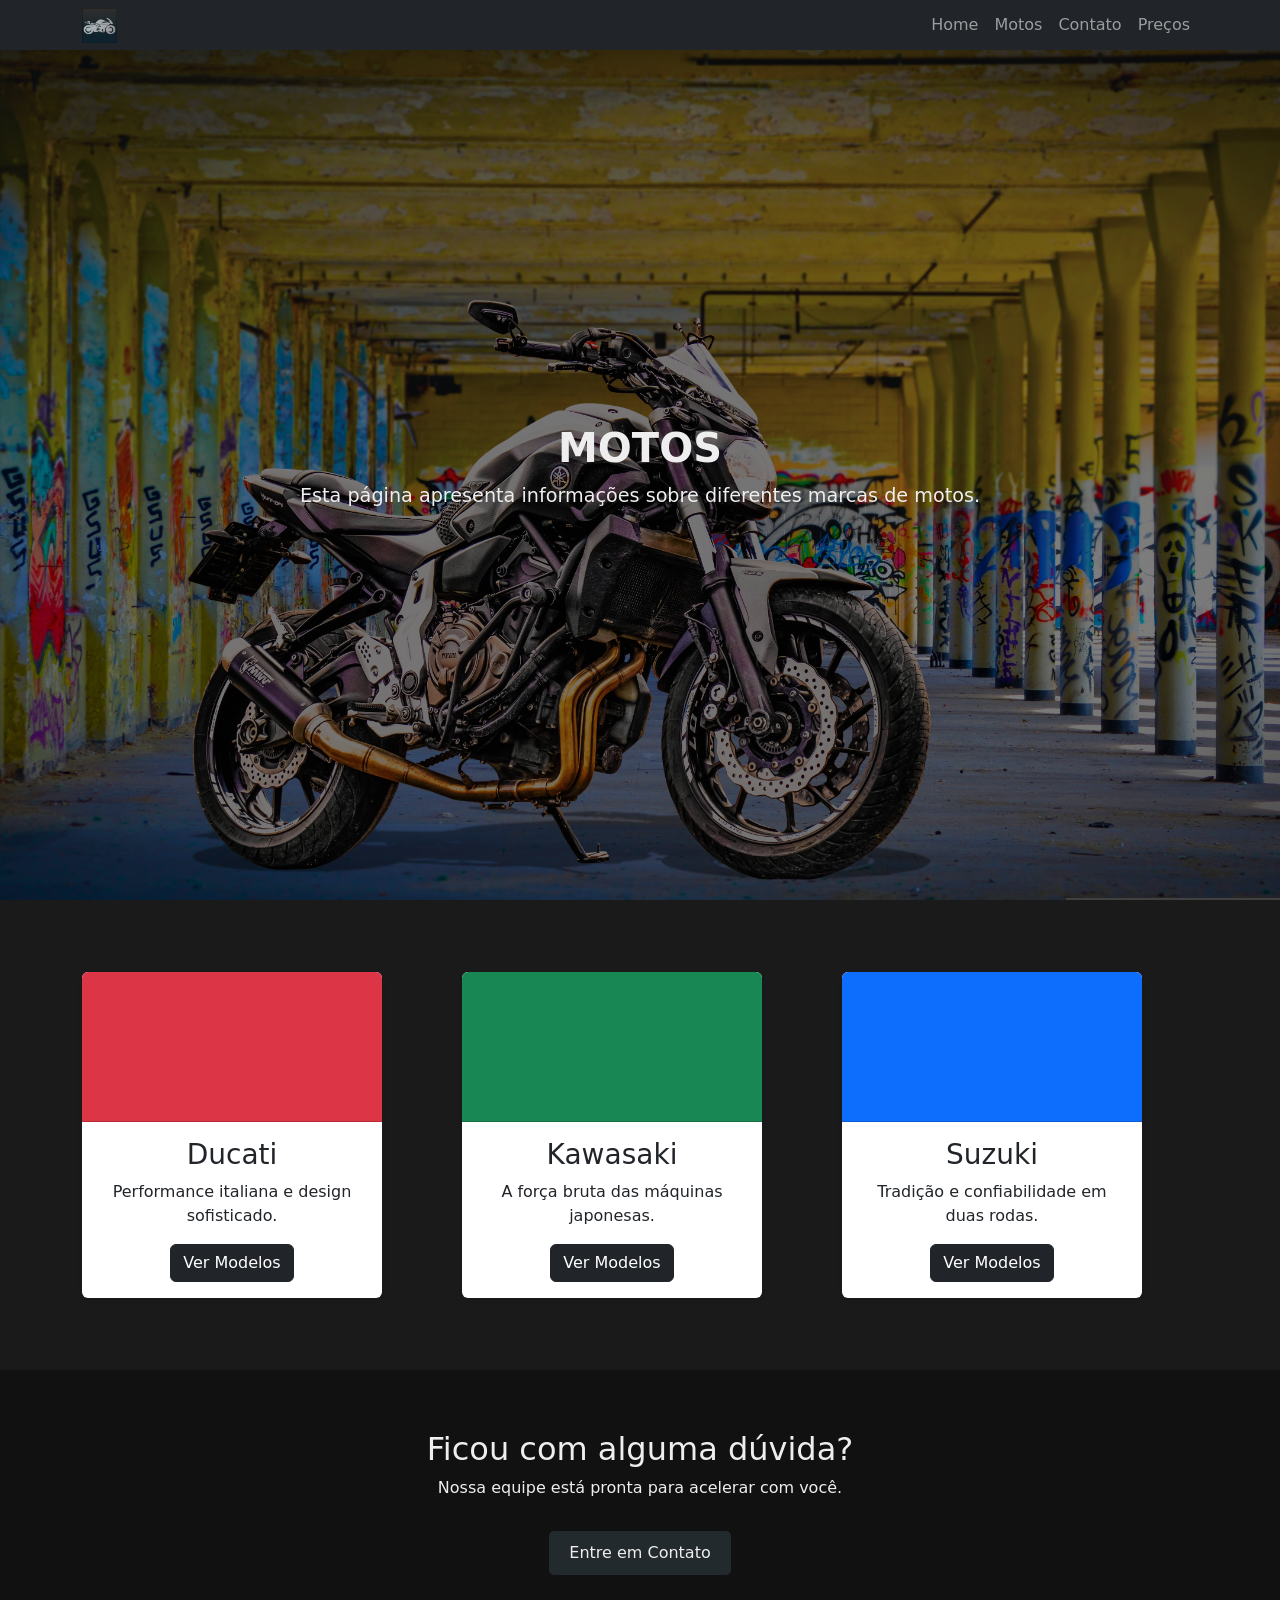
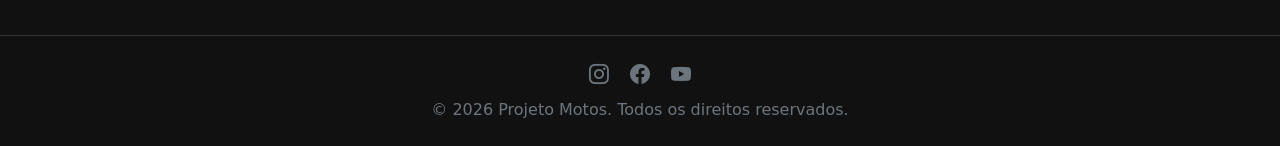
<file: index.html>
<!doctype html>
<html lang="en">

<head>
  <meta charset="UTF-8" />
  <meta name="viewport" content="width=device-width, initial-scale=1.0" />
  <link rel="stylesheet" href="style.css" />
  <link rel="shortcut icon" href="img/logo/bike-icon.ico" type="image/x-icon" />
  <title>Motos</title>
  <link href="https://cdn.jsdelivr.net/npm/bootstrap@5.3.8/dist/css/bootstrap.min.css" rel="stylesheet"
    integrity="sha384-sRIl4kxILFvY47J16cr9ZwB07vP4J8+LH7qKQnuqkuIAvNWLzeN8tE5YBujZqJLB" crossorigin="anonymous">

  <link rel="stylesheet" href="https://cdn.jsdelivr.net/npm/bootstrap-icons@1.11.3/font/bootstrap-icons.min.css">
</head>

<body>
  <nav class="navbar navbar-expand-lg navbar-dark bg-dark">
    <div class="container">
      <a class="navbar-brand" href="index.html">
        <img src="img/logo/bike-icon.ico" alt="logo" width="35" height="35" />
      </a>
      <button class="navbar-toggler" type="button" data-bs-toggle="collapse" data-bs-target="#navbarNav">
        <span class="navbar-toggler-icon"></span>
      </button>
      <div class="collapse navbar-collapse" id="navbarNav">
        <ul class="navbar-nav ms-auto">
          <li class="nav-item"><a class="nav-link" href="index.html">Home</a></li>
          <li class="nav-item"><a class="nav-link" href="motos.html">Motos</a></li>
          <li class="nav-item"><a class="nav-link" href="form.html">Contato</a></li>
          <li class="nav-item"><a class="nav-link" href="tabela.html">Preços</a></li>
        </ul>
      </div>
    </div>
  </nav>

  <header class="hero">
    <div class="hero-content">
      <h1 class="titulo-pagina">Motos</h1>
      <p>
        Esta página apresenta informações sobre diferentes marcas de motos.
      </p>
    </div>
  </header>

  <br />

  <section class="container py-5">
    <div class="row g-4">
      <!-- Card Ducati -->
      <div class="col-md-4">
        <div class="card h-100 shadow-sm border-0">
          <div class="card-header bg-danger text-white text-center py-4">
          </div>
          <div class="card-body text-center">
            <h3 class="card-title">Ducati</h3>
            <p class="card-text">Performance italiana e design sofisticado.</p>
            <a href="motos/ducati.html" class="btn btn-dark">Ver Modelos</a>
          </div>
        </div>
      </div>

      <!-- Card Kawasaki -->
      <div class="col-md-4">
        <div class="card h-100 shadow-sm border-0">
          <div class="card-header bg-success text-white text-center py-4">
          </div>
          <div class="card-body text-center">
            <h3 class="card-title">Kawasaki</h3>
            <p class="card-text">A força bruta das máquinas japonesas.</p>
            <a href="motos/kawasaki.html" class="btn btn-dark">Ver Modelos</a>
          </div>
        </div>
      </div>

      <!-- Card Suzuki -->
      <div class="col-md-4">
        <div class="card h-100 shadow-sm border-0">
          <div class="card-header bg-primary text-white text-center py-4">
          </div>
          <div class="card-body text-center">
            <h3 class="card-title">Suzuki</h3>
            <p class="card-text">Tradição e confiabilidade em duas rodas.</p>
            <a href="motos/suzuki.html" class="btn btn-dark">Ver Modelos</a>
          </div>
        </div>
      </div>
    </div>
  </section>

  <br />

  <section class="cta-contato">
    <h2>Ficou com alguma dúvida?</h2>
    <p>Nossa equipe está pronta para acelerar com você.</p>
    <a href="form.html" class="btn-card">Entre em Contato</a>
  </section>

  <footer class="text-center py-4 mt-auto" style="background-color: #111; border-top: 1px solid #333;">
    <div class="container text-secondary">
      <div class="mb-2">
        <a href="#" class="text-secondary text-decoration-none mx-2 fs-5"><i class="bi bi-instagram"></i></a>
        <a href="#" class="text-secondary text-decoration-none mx-2 fs-5"><i class="bi bi-facebook"></i></a>
        <a href="#" class="text-secondary text-decoration-none mx-2 fs-5"><i class="bi bi-youtube"></i></a>
      </div>
      <p class="mb-0">&copy; 2026 Projeto Motos. Todos os direitos reservados.</p>
    </div>
  </footer>

  <script src="https://cdn.jsdelivr.net/npm/bootstrap@5.3.8/dist/js/bootstrap.bundle.min.js"
    integrity="sha384-FKyoEForCGlyvwx9Hj09JcYn3nv7wiPVlz7YYwJrWVcXK/BmnVDxM+D2scQbITxI"
    crossorigin="anonymous"></script>

</body>

</html>
</file>
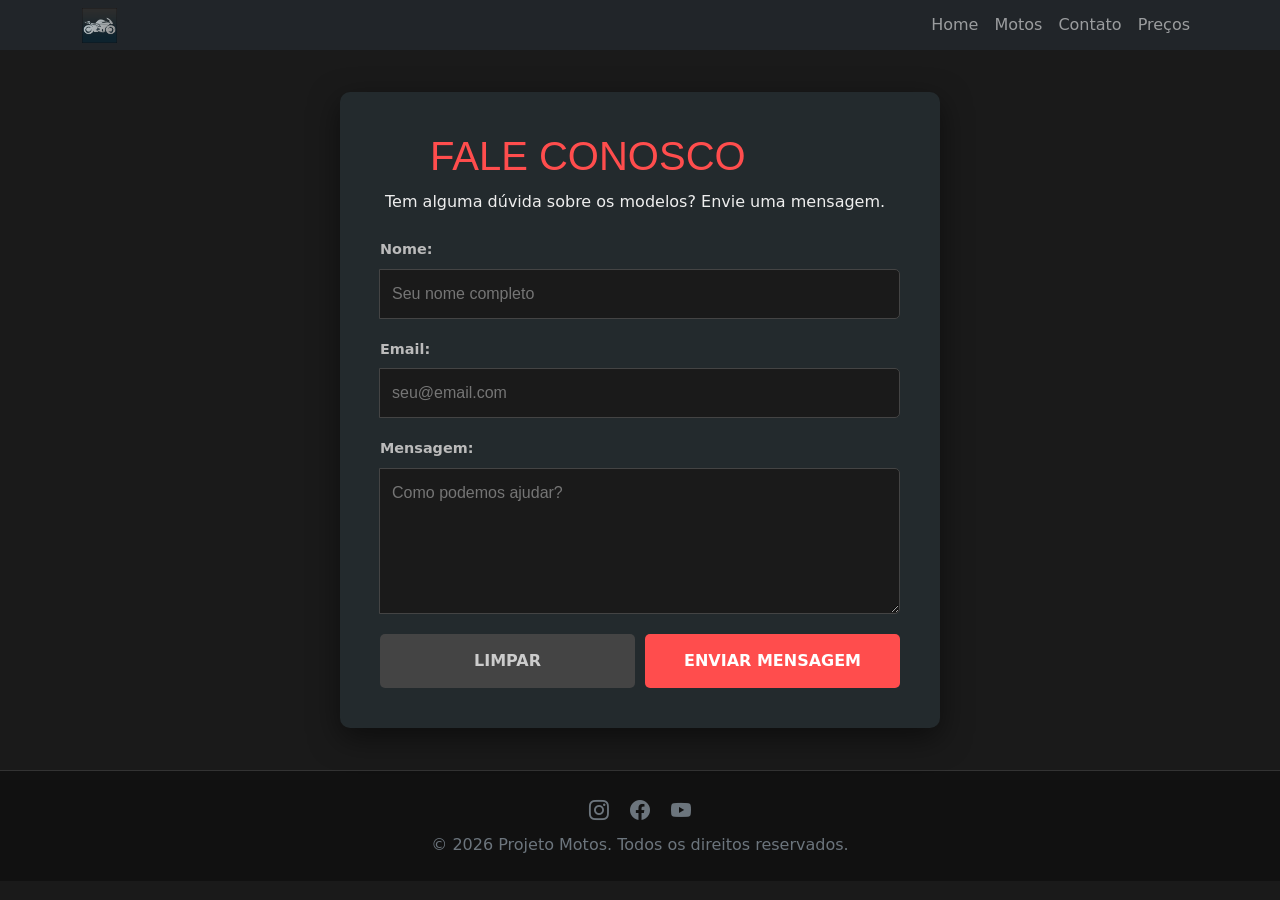
<file: form.html>
<!doctype html>
<html lang="en">

<head>
  <meta charset="UTF-8" />
  <meta name="viewport" content="width=device-width, initial-scale=1.0" />
  <link rel="stylesheet" href="style.css" />
  <link href="https://cdn.jsdelivr.net/npm/bootstrap@5.3.8/dist/css/bootstrap.min.css" rel="stylesheet"
    integrity="sha384-sRIl4kxILFvY47J16cr9ZwB07vP4J8+LH7qKQnuqkuIAvNWLzeN8tE5YBujZqJLB" crossorigin="anonymous">
  <link rel="stylesheet" href="https://cdn.jsdelivr.net/npm/bootstrap-icons@1.11.3/font/bootstrap-icons.min.css">
  <title>Formulário de Contato</title>
</head>

<body>
  <nav class="navbar navbar-expand-lg navbar-dark bg-dark">
    <div class="container">
      <a class="navbar-brand" href="index.html">
        <img src="img/logo/bike-icon.ico" alt="logo" width="35" height="35" />
      </a>
      <button class="navbar-toggler" type="button" data-bs-toggle="collapse" data-bs-target="#navbarNav">
        <span class="navbar-toggler-icon"></span>
      </button>
      <div class="collapse navbar-collapse" id="navbarNav">
        <ul class="navbar-nav ms-auto">
          <li class="nav-item"><a class="nav-link" href="index.html">Home</a></li>
          <li class="nav-item"><a class="nav-link" href="motos.html">Motos</a></li>
          <li class="nav-item"><a class="nav-link" href="form.html">Contato</a></li>
          <li class="nav-item"><a class="nav-link" href="tabela.html">Preços</a></li>
        </ul>
      </div>
    </div>
  </nav>

  <section class="contato-container">
    <div class="contato-card">
      <h1 id="h1-form">Fale Conosco</h1>
      <p>Tem alguma dúvida sobre os modelos? Envie uma mensagem.</p>

      <form action="submit_form.php" method="post" class="form-flex">
        <div class="input-group">
          <label for="name">Nome:</label>
          <input type="text" id="name" name="name" placeholder="Seu nome completo" required>
        </div>

        <div class="input-group">
          <label for="email">Email:</label>
          <input type="email" id="email" name="email" placeholder="seu@email.com" required>
        </div>

        <div class="input-group">
          <label for="message">Mensagem:</label>
          <textarea id="message" name="message" rows="5" placeholder="Como podemos ajudar?" required></textarea>
        </div>

        <div class="form-buttons">
          <input type="reset" value="Limpar" class="botao-reset">
          <input type="submit" value="Enviar Mensagem" class="botao-enviar">
        </div>
      </form>
    </div>
  </section>
  <footer class="text-center py-4 mt-auto" style="background-color: #111; border-top: 1px solid #333;">
    <div class="container text-secondary">
      <div class="mb-2">
        <a href="#" class="text-secondary text-decoration-none mx-2 fs-5"><i class="bi bi-instagram"></i></a>
        <a href="#" class="text-secondary text-decoration-none mx-2 fs-5"><i class="bi bi-facebook"></i></a>
        <a href="#" class="text-secondary text-decoration-none mx-2 fs-5"><i class="bi bi-youtube"></i></a>
      </div>
      <p class="mb-0">&copy; 2026 Projeto Motos. Todos os direitos reservados.</p>
    </div>
  </footer>
  <script src="https://cdn.jsdelivr.net/npm/bootstrap@5.3.8/dist/js/bootstrap.bundle.min.js"
    integrity="sha384-FKyoEForCGlyvwx9Hj09JcYn3nv7wiPVlz7YYwJrWVcXK/BmnVDxM+D2scQbITxI"
    crossorigin="anonymous"></script>
</body>

</html>
</file>
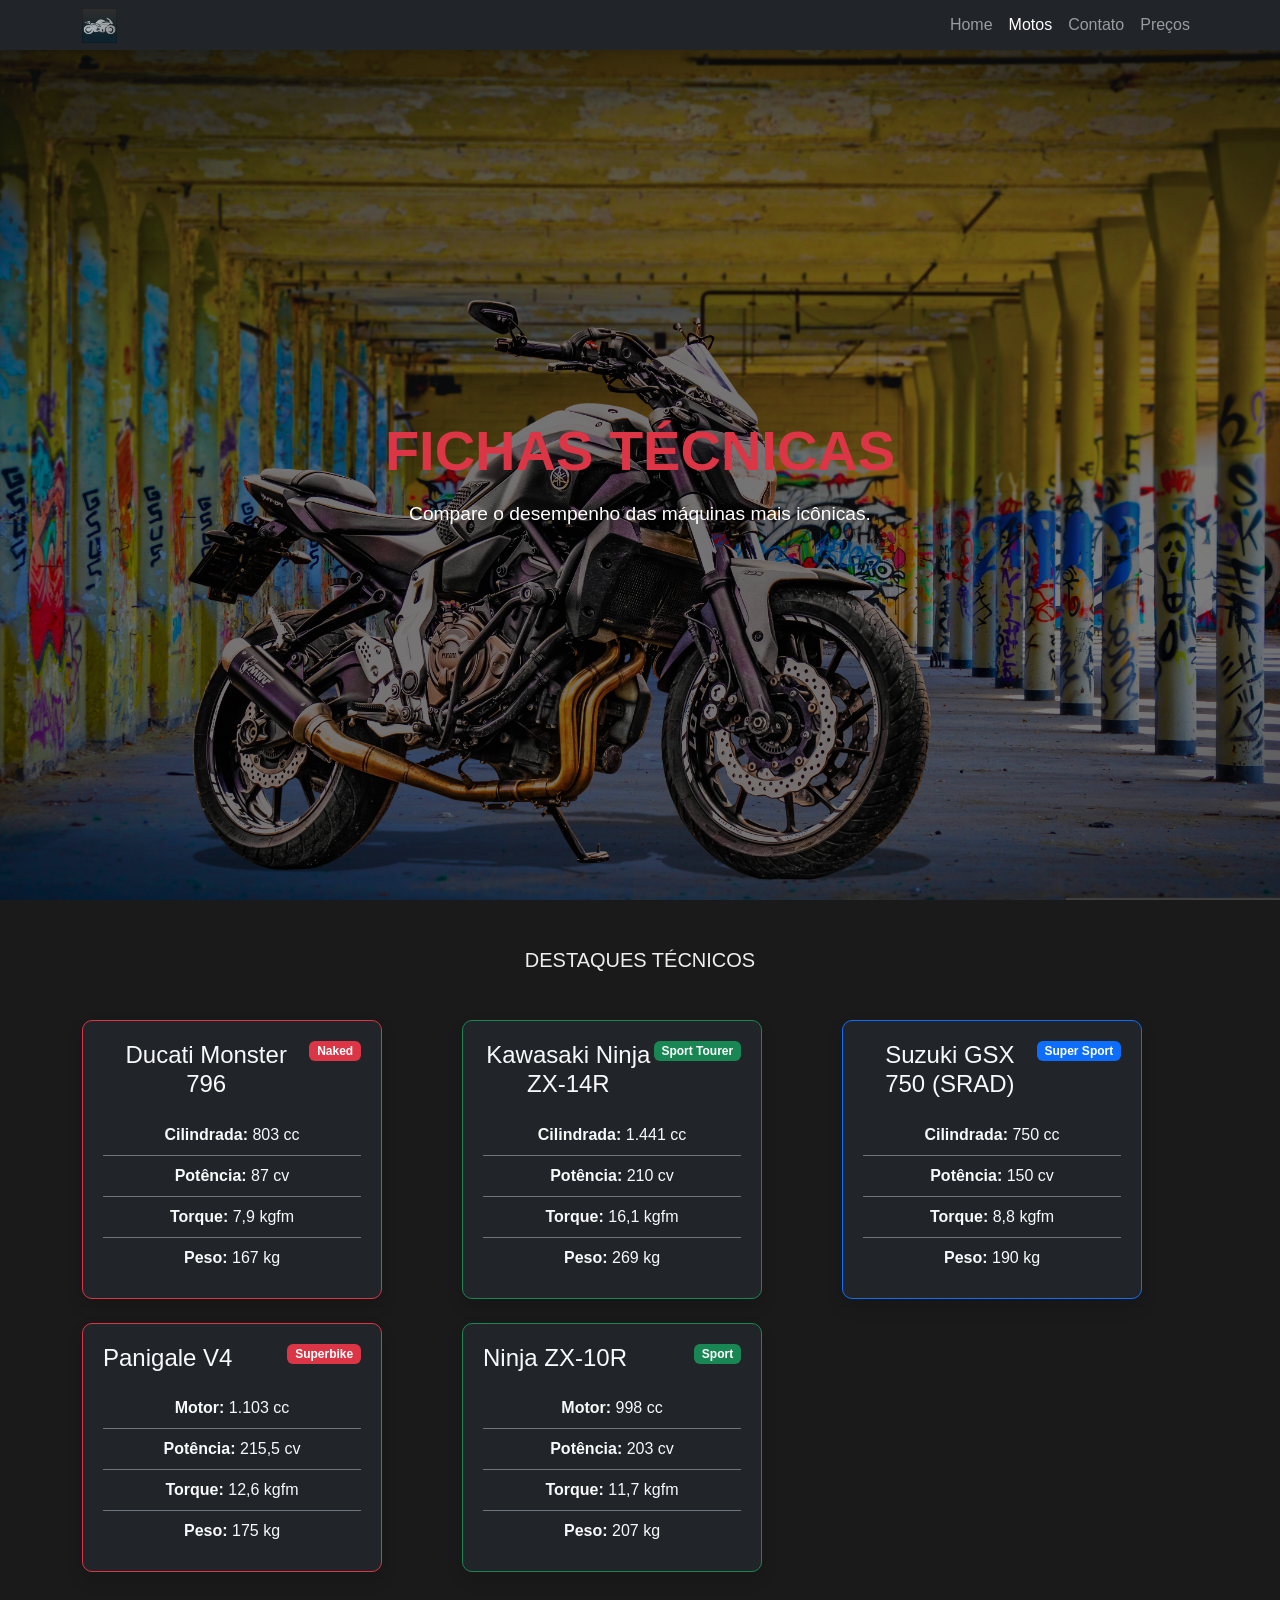
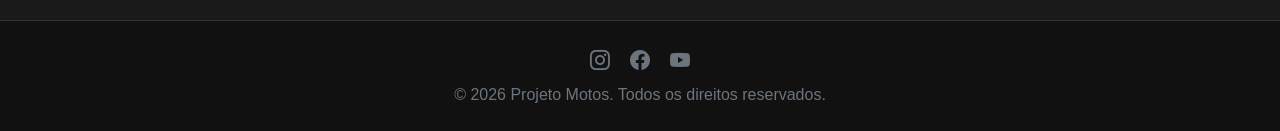
<file: motos.html>
<!doctype html>
<html lang="pt-br">

<head>
  <meta charset="UTF-8" />
  <meta name="viewport" content="width=device-width, initial-scale=1.0" />
  <link rel="shortcut icon" href="img/logo/bike-icon.ico" type="image/x-icon" />
  <title>Fichas Técnicas - Motos</title>
  <link href="https://cdn.jsdelivr.net/npm/bootstrap@5.3.8/dist/css/bootstrap.min.css" rel="stylesheet"
    integrity="sha384-sRIl4kxILFvY47J16cr9ZwB07vP4J8+LH7qKQnuqkuIAvNWLzeN8tE5YBujZqJLB" crossorigin="anonymous">
  <link rel="stylesheet" href="style.css" />
  <link rel="stylesheet" href="https://cdn.jsdelivr.net/npm/bootstrap-icons@1.11.3/font/bootstrap-icons.min.css">
</head>

<body style="background-color: #1a1a1a; color: #eeeeee;">

  <!-- NAVBAR -->
  <nav class="navbar navbar-expand-lg navbar-dark bg-dark shadow-sm">
    <div class="container">
      <a class="navbar-brand" href="index.html">
        <img src="img/logo/bike-icon.ico" alt="logo" width="35" height="35" />
      </a>
      <button class="navbar-toggler" type="button" data-bs-toggle="collapse" data-bs-target="#navbarNav">
        <span class="navbar-toggler-icon"></span>
      </button>
      <div class="collapse navbar-collapse" id="navbarNav">
        <ul class="navbar-nav ms-auto">
          <li class="nav-item"><a class="nav-link" href="index.html">Home</a></li>
          <li class="nav-item"><a class="nav-link active" href="motos.html">Motos</a></li>
          <li class="nav-item"><a class="nav-link" href="form.html">Contato</a></li>
          <li class="nav-item"><a class="nav-link" href="tabela.html">Preços</a></li>
        </ul>
      </div>
    </div>
  </nav>


  <header class="hero d-flex align-items-center justify-content-center text-center">
    <div class="hero-content text-white">
      <h1 class="display-4 fw-bold text-uppercase text-danger mb-3">Fichas Técnicas</h1>
      <p class="lead">Compare o desempenho das máquinas mais icônicas.</p>
    </div>
  </header>

  <!-- ESPECIFICAÇÕES TÉCNICAS -->
  <section class="container py-5">
    <h2 class="text-center mb-5 text-uppercase">Destaques Técnicos</h2>

    <div class="row g-4">

      <!-- Ducati Monster -->
      <div class="col-md-6 col-lg-4">
        <div class="card h-100 bg-dark text-light border-danger shadow">
          <div class="card-body">
            <div class="d-flex justify-content-between align-items-start mb-3">
              <h4 class="card-title mb-0">Ducati Monster 796</h4>
              <!-- Badge Bootstrap -->
              <span class="badge bg-danger">Naked</span>
            </div>
            <!-- List Group Bootstrap -->
            <ul class="list-group list-group-flush rounded">
              <li class="list-group-item bg-dark text-light border-secondary"><strong>Cilindrada:</strong> 803 cc</li>
              <li class="list-group-item bg-dark text-light border-secondary"><strong>Potência:</strong> 87 cv</li>
              <li class="list-group-item bg-dark text-light border-secondary"><strong>Torque:</strong> 7,9 kgfm</li>
              <li class="list-group-item bg-dark text-light border-secondary"><strong>Peso:</strong> 167 kg</li>
            </ul>
          </div>
        </div>
      </div>

      <!-- Kawasaki Ninja ZX-14R -->
      <div class="col-md-6 col-lg-4">
        <div class="card h-100 bg-dark text-light border-success shadow">
          <div class="card-body">
            <div class="d-flex justify-content-between align-items-start mb-3">
              <h4 class="card-title mb-0">Kawasaki Ninja ZX-14R</h4>
              <span class="badge bg-success">Sport Tourer</span>
            </div>
            <ul class="list-group list-group-flush rounded">
              <li class="list-group-item bg-dark text-light border-secondary"><strong>Cilindrada:</strong> 1.441 cc</li>
              <li class="list-group-item bg-dark text-light border-secondary"><strong>Potência:</strong> 210 cv</li>
              <li class="list-group-item bg-dark text-light border-secondary"><strong>Torque:</strong> 16,1 kgfm</li>
              <li class="list-group-item bg-dark text-light border-secondary"><strong>Peso:</strong> 269 kg</li>
            </ul>
          </div>
        </div>
      </div>

      <!-- Suzuki GSX 750 -->
      <div class="col-md-6 col-lg-4">
        <div class="card h-100 bg-dark text-light border-primary shadow">
          <div class="card-body">
            <div class="d-flex justify-content-between align-items-start mb-3">
              <h4 class="card-title mb-0">Suzuki GSX 750 (SRAD)</h4>
              <span class="badge bg-primary">Super Sport</span>
            </div>
            <ul class="list-group list-group-flush rounded">
              <li class="list-group-item bg-dark text-light border-secondary"><strong>Cilindrada:</strong> 750 cc</li>
              <li class="list-group-item bg-dark text-light border-secondary"><strong>Potência:</strong> 150 cv</li>
              <li class="list-group-item bg-dark text-light border-secondary"><strong>Torque:</strong> 8,8 kgfm</li>
              <li class="list-group-item bg-dark text-light border-secondary"><strong>Peso:</strong> 190 kg</li>
            </ul>
          </div>
        </div>
      </div>

      <!-- Ducati Panigale -->
      <div class="col-md-6 col-lg-4">
        <div class="card h-100 bg-dark text-light border-danger shadow">
          <div class="card-body">
            <div class="d-flex justify-content-between align-items-start mb-3">
              <h4 class="card-title mb-0">Panigale V4</h4>
              <span class="badge bg-danger">Superbike</span>
            </div>
            <ul class="list-group list-group-flush rounded">
              <li class="list-group-item bg-dark text-light border-secondary"><strong>Motor:</strong> 1.103 cc</li>
              <li class="list-group-item bg-dark text-light border-secondary"><strong>Potência:</strong> 215,5 cv</li>
              <li class="list-group-item bg-dark text-light border-secondary"><strong>Torque:</strong> 12,6 kgfm</li>
              <li class="list-group-item bg-dark text-light border-secondary"><strong>Peso:</strong> 175 kg</li>
            </ul>
          </div>
        </div>
      </div>

      <!-- Kawasaki ZX-10R -->
      <div class="col-md-6 col-lg-4">
        <div class="card h-100 bg-dark text-light border-success shadow">
          <div class="card-body">
            <div class="d-flex justify-content-between align-items-start mb-3">
              <h4 class="card-title mb-0">Ninja ZX-10R</h4>
              <span class="badge bg-success">Sport</span>
            </div>
            <ul class="list-group list-group-flush rounded">
              <li class="list-group-item bg-dark text-light border-secondary"><strong>Motor:</strong> 998 cc</li>
              <li class="list-group-item bg-dark text-light border-secondary"><strong>Potência:</strong> 203 cv</li>
              <li class="list-group-item bg-dark text-light border-secondary"><strong>Torque:</strong> 11,7 kgfm</li>
              <li class="list-group-item bg-dark text-light border-secondary"><strong>Peso:</strong> 207 kg</li>
            </ul>
          </div>
        </div>
      </div>

    </div>
  </section>

  <!--FOOTER -->
  <footer class="text-center py-4 mt-auto" style="background-color: #111; border-top: 1px solid #333;">
    <div class="container text-secondary">
      <div class="mb-2">
        <a href="#" class="text-secondary text-decoration-none mx-2 fs-5"><i class="bi bi-instagram"></i></a>
        <a href="#" class="text-secondary text-decoration-none mx-2 fs-5"><i class="bi bi-facebook"></i></a>
        <a href="#" class="text-secondary text-decoration-none mx-2 fs-5"><i class="bi bi-youtube"></i></a>
      </div>
      <p class="mb-0">&copy; 2026 Projeto Motos. Todos os direitos reservados.</p>
    </div>
  </footer>

  <script src="https://cdn.jsdelivr.net/npm/bootstrap@5.3.8/dist/js/bootstrap.bundle.min.js"
    integrity="sha384-FKyoEForCGlyvwx9Hj09JcYn3nv7wiPVlz7YYwJrWVcXK/BmnVDxM+D2scQbITxI"
    crossorigin="anonymous"></script>
</body>

</html>
</file>
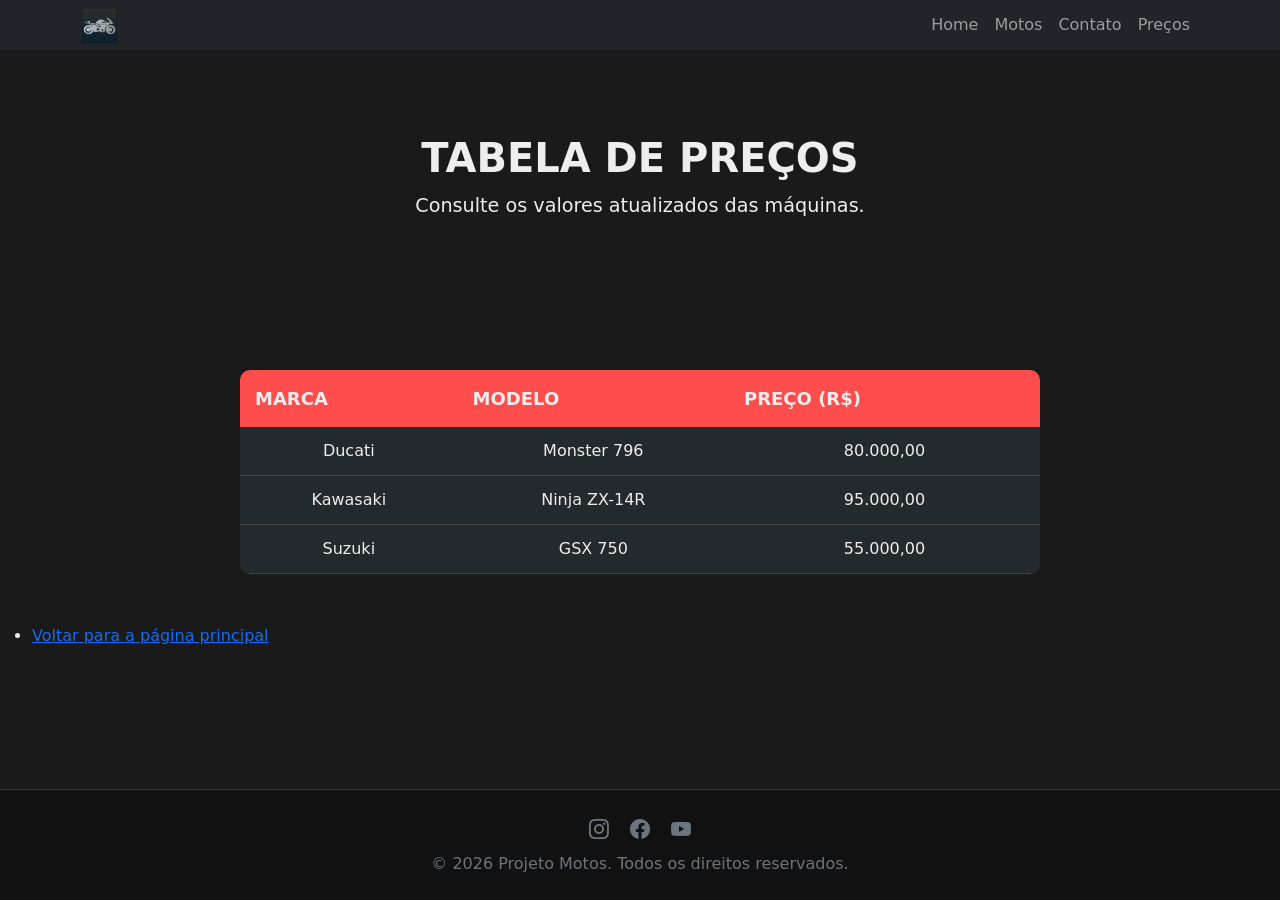
<file: tabela.html>
<!doctype html>
<html lang="en">

<head>
  <meta charset="UTF-8" />
  <meta name="viewport" content="width=device-width, initial-scale=1.0" />
  <link rel="stylesheet" href="style.css" />
  <title>Tabela de Preços</title>
  <link href="https://cdn.jsdelivr.net/npm/bootstrap@5.3.8/dist/css/bootstrap.min.css" rel="stylesheet"
    integrity="sha384-sRIl4kxILFvY47J16cr9ZwB07vP4J8+LH7qKQnuqkuIAvNWLzeN8tE5YBujZqJLB" crossorigin="anonymous">
  <link rel="stylesheet" href="https://cdn.jsdelivr.net/npm/bootstrap-icons@1.11.3/font/bootstrap-icons.min.css">
</head>

<body class="d-flex flex-column min-vh-100">
  <nav class="navbar navbar-expand-lg navbar-dark bg-dark">
    <div class="container">
      <a class="navbar-brand" href="index.html">
        <img src="img/logo/bike-icon.ico" alt="logo" width="35" height="35" />
      </a>
      <button class="navbar-toggler" type="button" data-bs-toggle="collapse" data-bs-target="#navbarNav">
        <span class="navbar-toggler-icon"></span>
      </button>
      <div class="collapse navbar-collapse" id="navbarNav">
        <ul class="navbar-nav ms-auto">
          <li class="nav-item"><a class="nav-link" href="index.html">Home</a></li>
          <li class="nav-item"><a class="nav-link" href="motos.html">Motos</a></li>
          <li class="nav-item"><a class="nav-link" href="form.html">Contato</a></li>
          <li class="nav-item"><a class="nav-link" href="tabela.html">Preços</a></li>
        </ul>
      </div>
    </div>
  </nav>
  <header class="hero-tabela">
    <div class="hero-content">
      <h1 class="titulo-pagina">Tabela de Preços</h1>
      <p>Consulte os valores atualizados das máquinas.</p>
    </div>
  </header>
  <table class="tabela-preco">
    <thead>
      <tr>
        <th>Marca</th>
        <th>Modelo</th>
        <th>Preço (R$)</th>
      </tr>
    </thead>
    <tbody>
      <tr>
        <td>Ducati</td>
        <td>Monster 796</td>
        <td>80.000,00</td>
      </tr>
      <tr>
        <td>Kawasaki</td>
        <td>Ninja ZX-14R</td>
        <td>95.000,00</td>
      </tr>
      <tr>
        <td>Suzuki</td>
        <td>GSX 750</td>
        <td>55.000,00</td>
      </tr>
    </tbody>
  </table>

  <ul>
    <li><a href="index.html">Voltar para a página principal</a></li>
  </ul>
  <footer class="text-center py-4 mt-auto" style="background-color: #111; border-top: 1px solid #333;">
    <div class="container text-secondary">
      <div class="mb-2">
        <a href="#" class="text-secondary text-decoration-none mx-2 fs-5"><i class="bi bi-instagram"></i></a>
        <a href="#" class="text-secondary text-decoration-none mx-2 fs-5"><i class="bi bi-facebook"></i></a>
        <a href="#" class="text-secondary text-decoration-none mx-2 fs-5"><i class="bi bi-youtube"></i></a>
      </div>
      <p class="mb-0">&copy; 2026 Projeto Motos. Todos os direitos reservados.</p>
    </div>
  </footer>
  <script src="https://cdn.jsdelivr.net/npm/bootstrap@5.3.8/dist/js/bootstrap.bundle.min.js"
    integrity="sha384-FKyoEForCGlyvwx9Hj09JcYn3nv7wiPVlz7YYwJrWVcXK/BmnVDxM+D2scQbITxI"
    crossorigin="anonymous"></script>
</body>

</html>
</file>
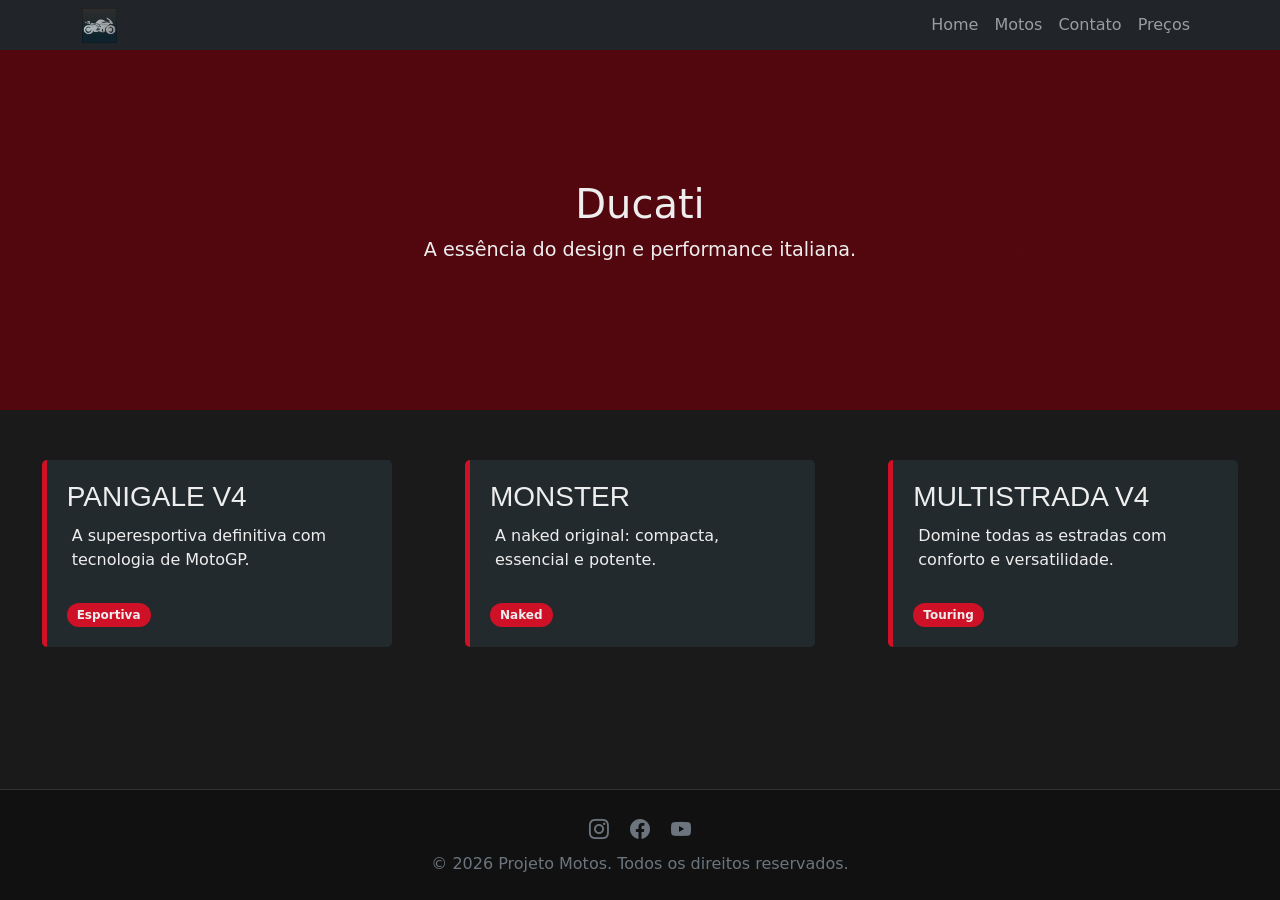
<file: motos/ducati.html>
<!doctype html>
<html lang="en">

<head>
  <meta charset="UTF-8" />
  <meta name="viewport" content="width=device-width, initial-scale=1.0" />
  <link rel="stylesheet" href="../style.css" />
  <title>Ducati</title>

  <link href="https://cdn.jsdelivr.net/npm/bootstrap@5.3.8/dist/css/bootstrap.min.css" rel="stylesheet"
    integrity="sha384-sRIl4kxILFvY47J16cr9ZwB07vP4J8+LH7qKQnuqkuIAvNWLzeN8tE5YBujZqJLB" crossorigin="anonymous">
  <link rel="stylesheet" href="https://cdn.jsdelivr.net/npm/bootstrap-icons@1.11.3/font/bootstrap-icons.min.css">
</head>

<body class="d-flex flex-column min-vh-100">
  <nav class="navbar navbar-expand-lg navbar-dark bg-dark">
    <div class="container">
      <a class="navbar-brand" href="../index.html">
        <img src="../img/logo/bike-icon.ico" alt="logo" width="35" height="35" />
      </a>
      <button class="navbar-toggler" type="button" data-bs-toggle="collapse" data-bs-target="#navbarNav">
        <span class="navbar-toggler-icon"></span>
      </button>
      <div class="collapse navbar-collapse" id="navbarNav">
        <ul class="navbar-nav ms-auto">
          <li class="nav-item"><a class="nav-link" href="../index.html">Home</a></li>
          <li class="nav-item"><a class="nav-link" href="../motos.html">Motos</a></li>
          <li class="nav-item"><a class="nav-link" href="../form.html">Contato</a></li>
          <li class="nav-item"><a class="nav-link" href="../tabela.html">Preços</a></li>
        </ul>
      </div>
    </div>
  </nav>

  <header class="hero-marca bg-ducati">
    <div class="hero-content">
      <h1>Ducati</h1>
      <p>A essência do design e performance italiana.</p>
    </div>
  </header>

  <section class="vitrine-motos">
    <div class="modelo-card border-ducati">
      <div class="modelo-info">
        <h3>Panigale V4</h3>
        <p>A superesportiva definitiva com tecnologia de MotoGP.</p>
        <span class="tag tag-ducati">Esportiva</span>
      </div>
    </div>

    <div class="modelo-card border-ducati">
      <div class="modelo-info">
        <h3>Monster</h3>
        <p>A naked original: compacta, essencial e potente.</p>
        <span class="tag tag-ducati">Naked</span>
      </div>
    </div>

    <div class="modelo-card border-ducati">
      <div class="modelo-info">
        <h3>Multistrada V4</h3>
        <p>Domine todas as estradas com conforto e versatilidade.</p>
        <span class="tag tag-ducati">Touring</span>
      </div>
    </div>
  </section>
  <footer class="text-center py-4 mt-auto" style="background-color: #111; border-top: 1px solid #333;">
    <div class="container text-secondary">
      <div class="mb-2">
        <a href="#" class="text-secondary text-decoration-none mx-2 fs-5"><i class="bi bi-instagram"></i></a>
        <a href="#" class="text-secondary text-decoration-none mx-2 fs-5"><i class="bi bi-facebook"></i></a>
        <a href="#" class="text-secondary text-decoration-none mx-2 fs-5"><i class="bi bi-youtube"></i></a>
      </div>
      <p class="mb-0">&copy; 2026 Projeto Motos. Todos os direitos reservados.</p>
    </div>
  </footer>
  <script src="https://cdn.jsdelivr.net/npm/bootstrap@5.3.8/dist/js/bootstrap.bundle.min.js"
    integrity="sha384-FKyoEForCGlyvwx9Hj09JcYn3nv7wiPVlz7YYwJrWVcXK/BmnVDxM+D2scQbITxI"
    crossorigin="anonymous"></script>
</body>

</html>
</file>
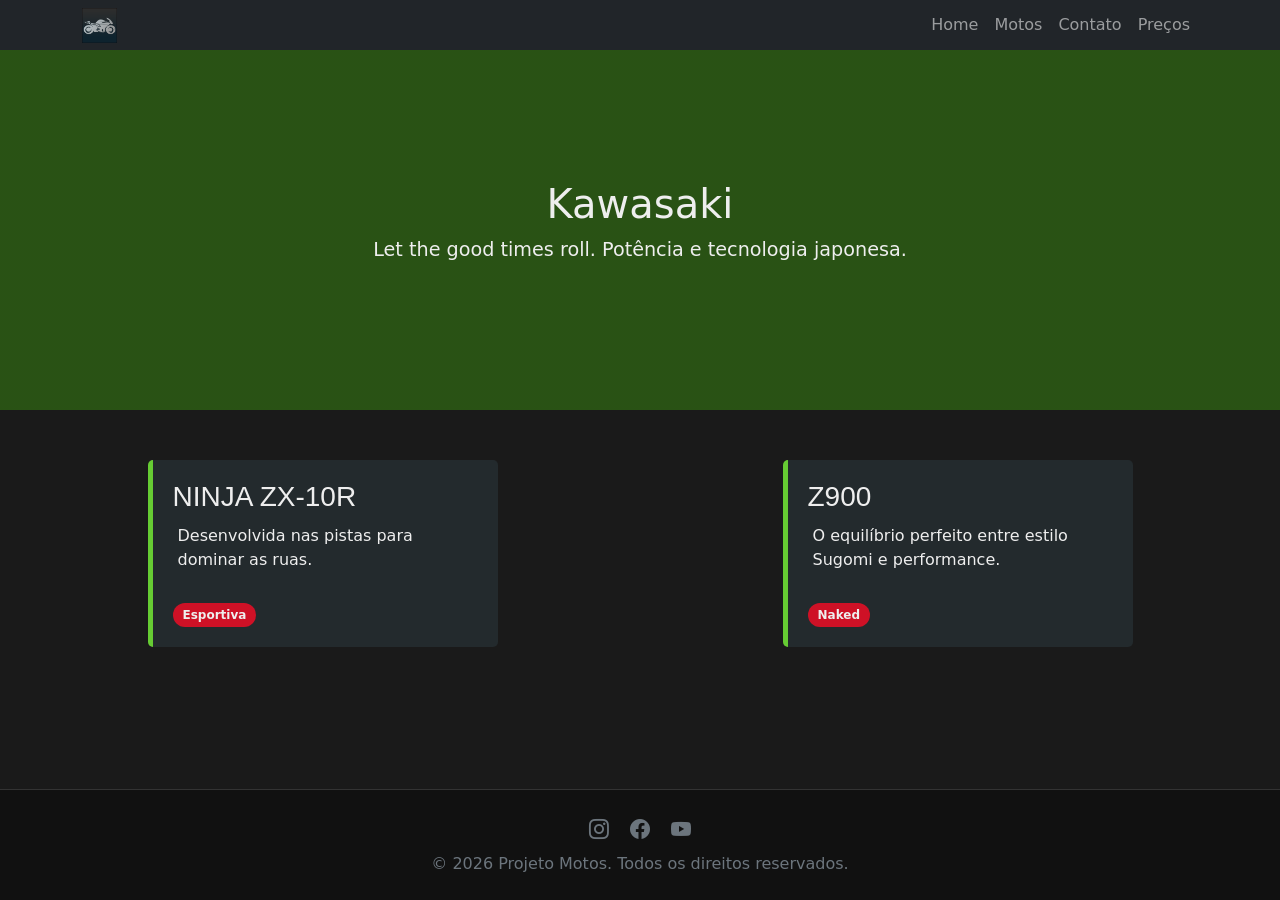
<file: motos/kawasaki.html>
<!doctype html>
<html lang="en">

<head>
  <meta charset="UTF-8" />
  <meta name="viewport" content="width=device-width, initial-scale=1.0" />
  <link rel="stylesheet" href="../style.css" />
  <title>Kawasaki</title>
  <link href="https://cdn.jsdelivr.net/npm/bootstrap@5.3.8/dist/css/bootstrap.min.css" rel="stylesheet"
    integrity="sha384-sRIl4kxILFvY47J16cr9ZwB07vP4J8+LH7qKQnuqkuIAvNWLzeN8tE5YBujZqJLB" crossorigin="anonymous">
  <link rel="stylesheet" href="https://cdn.jsdelivr.net/npm/bootstrap-icons@1.11.3/font/bootstrap-icons.min.css">
</head>

<body class="d-flex flex-column min-vh-100">
  <nav class="navbar navbar-expand-lg navbar-dark bg-dark">
    <div class="container">
      <a class="navbar-brand" href="../index.html">
        <img src="../img/logo/bike-icon.ico" alt="logo" width="35" height="35" />
      </a>
      <button class="navbar-toggler" type="button" data-bs-toggle="collapse" data-bs-target="#navbarNav">
        <span class="navbar-toggler-icon"></span>
      </button>
      <div class="collapse navbar-collapse" id="navbarNav">
        <ul class="navbar-nav ms-auto">
          <li class="nav-item"><a class="nav-link" href="../index.html">Home</a></li>
          <li class="nav-item"><a class="nav-link" href="../motos.html">Motos</a></li>
          <li class="nav-item"><a class="nav-link" href="../form.html">Contato</a></li>
          <li class="nav-item"><a class="nav-link" href="../tabela.html">Preços</a></li>
        </ul>
      </div>
    </div>
  </nav>

  <header class="hero-marca bg-kawasaki">
    <div class="hero-content">
      <h1>Kawasaki</h1>
      <p>Let the good times roll. Potência e tecnologia japonesa.</p>
    </div>
  </header>

  <section class="vitrine-motos">
    <div class="modelo-card border-kawasaki">
      <div class="modelo-info">
        <h3>Ninja ZX-10R</h3>
        <p>Desenvolvida nas pistas para dominar as ruas.</p>
        <span class="tag tag-kawasaki">Esportiva</span>
      </div>
    </div>

    <div class="modelo-card border-kawasaki">
      <div class="modelo-info">
        <h3>Z900</h3>
        <p>O equilíbrio perfeito entre estilo Sugomi e performance.</p>
        <span class="tag tag-kawasaki">Naked</span>
      </div>
    </div>
  </section>
  <footer class="text-center py-4 mt-auto" style="background-color: #111; border-top: 1px solid #333;">
    <div class="container text-secondary">
      <div class="mb-2">
        <a href="#" class="text-secondary text-decoration-none mx-2 fs-5"><i class="bi bi-instagram"></i></a>
        <a href="#" class="text-secondary text-decoration-none mx-2 fs-5"><i class="bi bi-facebook"></i></a>
        <a href="#" class="text-secondary text-decoration-none mx-2 fs-5"><i class="bi bi-youtube"></i></a>
      </div>
      <p class="mb-0">&copy; 2026 Projeto Motos. Todos os direitos reservados.</p>
    </div>
  </footer>
  <script src="https://cdn.jsdelivr.net/npm/bootstrap@5.3.8/dist/js/bootstrap.bundle.min.js"
    integrity="sha384-FKyoEForCGlyvwx9Hj09JcYn3nv7wiPVlz7YYwJrWVcXK/BmnVDxM+D2scQbITxI"
    crossorigin="anonymous"></script>
</body>

</html>
</file>
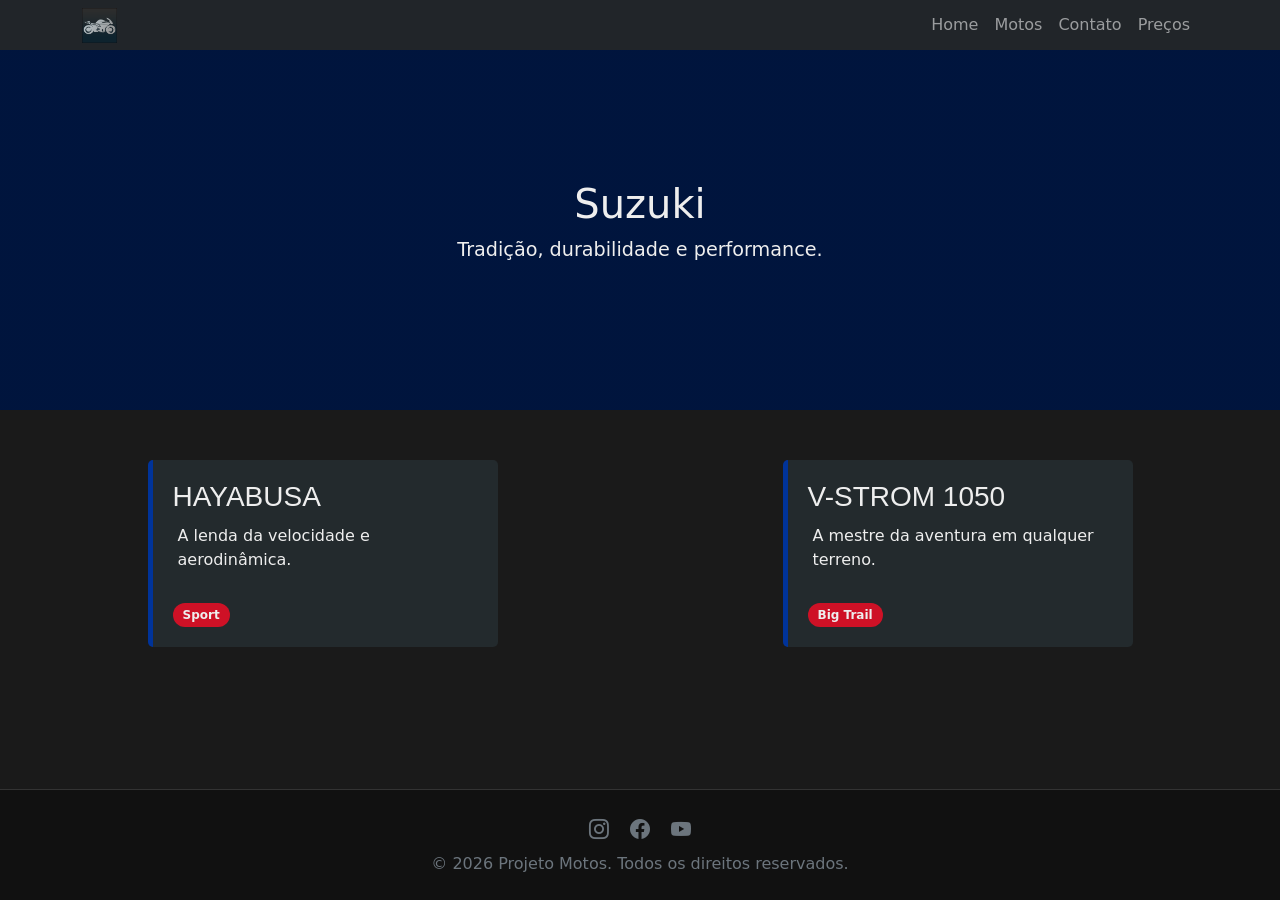
<file: motos/suzuki.html>
<!doctype html>
<html lang="en">

<head>
  <meta charset="UTF-8" />
  <meta name="viewport" content="width=device-width, initial-scale=1.0" />
  <link rel="stylesheet" href="../style.css " />
  <title>Suzuki</title>
  <link href="https://cdn.jsdelivr.net/npm/bootstrap@5.3.8/dist/css/bootstrap.min.css" rel="stylesheet"
    integrity="sha384-sRIl4kxILFvY47J16cr9ZwB07vP4J8+LH7qKQnuqkuIAvNWLzeN8tE5YBujZqJLB" crossorigin="anonymous">
  <link rel="stylesheet" href="https://cdn.jsdelivr.net/npm/bootstrap-icons@1.11.3/font/bootstrap-icons.min.css">
</head>

<body class="d-flex flex-column min-vh-100">
  <nav class="navbar navbar-expand-lg navbar-dark bg-dark">
    <div class="container">
      <a class="navbar-brand" href="../index.html">
        <img src="../img/logo/bike-icon.ico" alt="logo" width="35" height="35" />
      </a>
      <button class="navbar-toggler" type="button" data-bs-toggle="collapse" data-bs-target="#navbarNav">
        <span class="navbar-toggler-icon"></span>
      </button>
      <div class="collapse navbar-collapse" id="navbarNav">
        <ul class="navbar-nav ms-auto">
          <li class="nav-item"><a class="nav-link" href="../index.html">Home</a></li>
          <li class="nav-item"><a class="nav-link" href="../motos.html">Motos</a></li>
          <li class="nav-item"><a class="nav-link" href="../form.html">Contato</a></li>
          <li class="nav-item"><a class="nav-link" href="../tabela.html">Preços</a></li>
        </ul>
      </div>
    </div>
  </nav>

  <header class="hero-marca bg-suzuki">
    <div class="hero-content">
      <h1>Suzuki</h1>
      <p>Tradição, durabilidade e performance.</p>
    </div>
  </header>

  <section class="vitrine-motos">
    <div class="modelo-card border-suzuki">
      <div class="modelo-info">
        <h3>Hayabusa</h3>
        <p>A lenda da velocidade e aerodinâmica.</p>
        <span class="tag tag-suzuki">Sport</span>
      </div>
    </div>

    <div class="modelo-card border-suzuki">
      <div class="modelo-info">
        <h3>V-Strom 1050</h3>
        <p>A mestre da aventura em qualquer terreno.</p>
        <span class="tag tag-suzuki">Big Trail</span>
      </div>
    </div>
  </section>
  <footer class="text-center py-4 mt-auto" style="background-color: #111; border-top: 1px solid #333;">
    <div class="container text-secondary">
      <div class="mb-2">
        <a href="#" class="text-secondary text-decoration-none mx-2 fs-5"><i class="bi bi-instagram"></i></a>
        <a href="#" class="text-secondary text-decoration-none mx-2 fs-5"><i class="bi bi-facebook"></i></a>
        <a href="#" class="text-secondary text-decoration-none mx-2 fs-5"><i class="bi bi-youtube"></i></a>
      </div>
      <p class="mb-0">&copy; 2026 Projeto Motos. Todos os direitos reservados.</p>
    </div>
  </footer>
  <script src="https://cdn.jsdelivr.net/npm/bootstrap@5.3.8/dist/js/bootstrap.bundle.min.js"
    integrity="sha384-FKyoEForCGlyvwx9Hj09JcYn3nv7wiPVlz7YYwJrWVcXK/BmnVDxM+D2scQbITxI"
    crossorigin="anonymous"></script>
</body>

</html>
</file>
<file: style.css>
* {
  margin: 0;
  padding: 0;
  box-sizing: border-box;
}

body {
  background-color: #1a1a1a !important;
  color: #eeeeee !important;
  font-family: sans-serif;
}

.navbar {
  background-color: #232a2d;
  display: flex;
  flex-direction: row;
  justify-content: space-between;
  align-items: center;
  padding: 0 12px;
  height: 50px;
  margin-top: 0px;
}
.logo img {
  width: 35px;
  display: flex;
}
.menu a {
  color: #eeeeee;
  text-decoration: none;
  margin-left: 15px;
  font-family: sans-serif;
  transition: 0.3s;
}

.menu a:hover {
  color: #ff4d4d; 
}

p {
  font-size: 16px;
  margin: 5px;
}

.hero-tabela {
  height: 30vh; 
  display: flex;
  justify-content: center;
  align-items: center;
  text-align: center;
  color: #eeeeee;
  background-color: #1a1a1a;
}

/* Container que segura os cards */
.container-marcas {
  display: flex;
  justify-content: center; 
  gap: 20px;               /* Espaço entre os cards */
  padding: 40px 20px;
  flex-wrap: wrap;         /* Se a tela for pequena, eles quebram linha */
}

/* Estilo individual do Card */
.card {
  background-color: #eeeeee;
  width: 300px;
  border-radius: 10px;
  overflow: hidden;      
  box-shadow: 0 10px 20px rgba(0, 0, 0, 0.3);
  transition: transform 0.3s;
}

.card:hover {
  transform: translateY(-10px); /* Efeito de flutuar ao passar o mouse */
}

/* Espaço para uma cor ou imagem no topo do card */
.card-header {
  height: 150px;
  transition: height 0.3s ease;
  background-color: #444;
}

/* Cores temáticas para cada marca (Substituir por imagens) */
.ducati { background-color: #ce1126; }    /* Vermelho Ducati */
.kawasaki { background-color: #66cc33; }  /* Verde Kawasaki */
.suzuki { background-color: #003399; }    /* Azul Suzuki */


.card-body {
  padding: 20px;
  text-align: center;
}

.btn-card {
  display: inline-block;
  margin-top: 15px;
  padding: 10px 20px;
  background-color: #232a2d;
  color:#eeeeee;
  text-decoration: none;
  border-radius: 5px;
}

.contato-container {
  display: flex;
  flex-direction: column;
  align-items: center;
  justify-content: center;
  min-height: 80vh;
  padding: 20px;
}

h2 {
  font-size: 20px;
}

#h1-form {
  color: #555;
  font-family: "Trebuchet MS", sans-serif;
  text-align: left;
  margin-left: 50px;
}

input,
textarea {
  background-color: #eeeeee;
}

th {
  font-weight: bold;
  font-size: 18px;
}

.tabela-preco {
  width: 90%;
  max-width: 800px;
  margin: 50px auto;
  border-collapse: collapse;
  background-color: #232a2d; /* Cor escura para combinar com o tema */
  color: #eeeeee;
  border-radius: 10px;
  overflow: hidden;
}

.tabela-preco th {
  background-color: #ff4d4d; /* Vermelho esportivo no topo */
  padding: 15px;
  text-transform: uppercase;
}

.tabela-preco td {
  padding: 12px;
  text-align: center;
  border-bottom: 1px solid #444;
}

.tabela-preco tr:hover {
  background-color: #333; /* Efeito ao passar o mouse na linha */
}

/* Imagem de Fundo */
.hero {
  height: calc(100vh - 50px); /* Ocupa a tela toda menos a altura da nav */
  background-image:
    linear-gradient(rgba(0, 0, 0, 0.5), rgba(0, 0, 0, 0.5)),
    url("img/background/mt-background-home.jpg");
  background-size: cover;
  background-position: center;
  display: flex;
  justify-content: center; /* Centraliza horizontalmente */
  align-items: center; /* Centraliza verticalmente */
  text-align: center;
  color: #eeeeee;
}

.hero-content p {
  font-size: 1.2rem;
}
.hero-content .titulo-pagina { 
  font-size: 2.5rem;
  margin-bottom: 10px;
  text-transform: uppercase;
  font-weight: bold;
}


.hero-marca {
  height: 40vh;
  display: flex;
  justify-content: center;
  align-items: center;
  text-align: center;
  color: #eeeeee;
}

/* Cores de Destaque */
.bg-kawasaki { background: linear-gradient(rgba(0,0,0,0.6), rgba(0,0,0,0.6)), #66cc33; }
.border-kawasaki { border-left: 5px solid #66cc33; }
.tag-kawasaki { background-color: #66cc33; }

.bg-suzuki { background: linear-gradient(rgba(0,0,0,0.6), rgba(0,0,0,0.6)), #003399; }
.border-suzuki { border-left: 5px solid #003399; }
.tag-suzuki { background-color: #003399; }

.bg-ducati { 
  background: linear-gradient(rgba(0,0,0,0.6), rgba(0,0,0,0.6)), #ce1126; 
}
.border-ducati { border-left: 5px solid #ce1126; }
.tag-ducati { 
  background-color: #ce1126 !important; 
}

.vitrine-motos {
  display: flex;
  justify-content: space-around;
  flex-wrap: wrap;
  gap: 30px;
  padding: 50px 20px;
}

/* Card minimalista de modelo */
.modelo-card {
  background-color: #232a2d;
  color: #eeeeee;
  width: 350px;
  padding: 20px;
  border-radius: 5px;
  transition: 0.3s;
}

.modelo-card:hover {
  background-color: #333;
  transform: scale(1.05);
}

.modelo-info h3 {
  font-family: sans-serif;
  text-transform: uppercase;
  margin-bottom: 10px;
}

.tag {
  display: inline-block;
  margin-top: 15px;
  font-size: 12px;
  background-color: #ce1126;
  padding: 3px 10px;
  border-radius: 20px;
  font-weight: bold;
}

.voltar {
  text-align: center;
  padding-bottom: 40px;
}

.voltar a {
  color: #eeeeee;
  text-decoration: none;
  font-family: sans-serif;
}

.especificacoes-container {
  padding: 40px 20px;
  max-width: 900px;
  margin: 0 auto;
}

.titulo-sessao {
  color: #eeeeee;
  text-align: center;
  margin-bottom: 30px;
  text-transform: uppercase;
}

.spec-item {
  background-color: #232a2d;
  margin-bottom: 20px;
  padding: 20px;
  border-radius: 8px;
  color: #eeeeee;
}

.spec-header {
  display: flex;
  justify-content: space-between;
  align-items: center;
  border-bottom: 1px solid #444;
  padding-bottom: 10px;
  margin-bottom: 15px;
}

.spec-grid {
  display: flex;
  justify-content: space-between;
  flex-wrap: wrap; 
  gap: 15px;
}

.dado {
  flex: 1;
  min-width: 150px; /* Garante que os dados não fiquem esmagados */
  font-family: sans-serif;
  font-size: 0.9rem;
}

.dado strong {
  color: #ff4d4d; /* Cor de destaque para os rótulos */
  display: block;
  font-size: 0.7rem;
  text-transform: uppercase;
}

/* Container de Contato */
.contato-container {
    display: flex;
    justify-content: center;
    align-items: center;
    min-height: 80vh;
    padding: 40px 20px;
}

.contato-card {
    background-color: #232a2d; /* Mesmo cinza dos outros cards */
    padding: 40px;
    border-radius: 10px;
    width: 100%;
    max-width: 600px;
    box-shadow: 0 10px 30px rgba(0, 0, 0, 0.5);
    color: #eeeeee;
}

#h1-form {
    color: #ff4d4d; /* Vermelho de destaque */
    margin-bottom: 10px;
    font-family: sans-serif;
    text-transform: uppercase;
}

.form-flex {
    display: flex;
    flex-direction: column;
    gap: 20px;
    margin-top: 25px;
}

.input-group {
    display: flex;
    flex-direction: column;
    gap: 8px;
}

.input-group label {
    font-weight: bold;
    font-size: 0.9rem;
    color: #bbb;
}

.input-group input, 
.input-group textarea {
    padding: 12px;
    border-radius: 5px;
    border: 1px solid #444;
    background-color: #1a1a1a;
    color: #eeeeee;
    font-family: sans-serif;
    outline: none;
}

.input-group input:focus, 
.input-group textarea:focus {
    border-color: #ff4d4d;
}


.form-buttons {
    display: flex;
    gap: 10px;
}

.botao-enviar, .botao-reset {
    flex: 1;
    padding: 15px;
    border: none;
    border-radius: 5px;
    cursor: pointer;
    font-weight: bold;
    text-transform: uppercase;
    transition: 0.3s;
}

.botao-enviar {
    background-color: #ff4d4d;
    color: white;
}

.botao-reset {
    background-color: #444;
    color: #ccc;
}

.botao-enviar:hover { background-color: #e60000; }
.botao-reset:hover { background-color: #555; }

.cta-contato {
    text-align: center;
    padding: 60px 20px;
    background-color: #111;
    color: #eeeeee;
}
</file>
